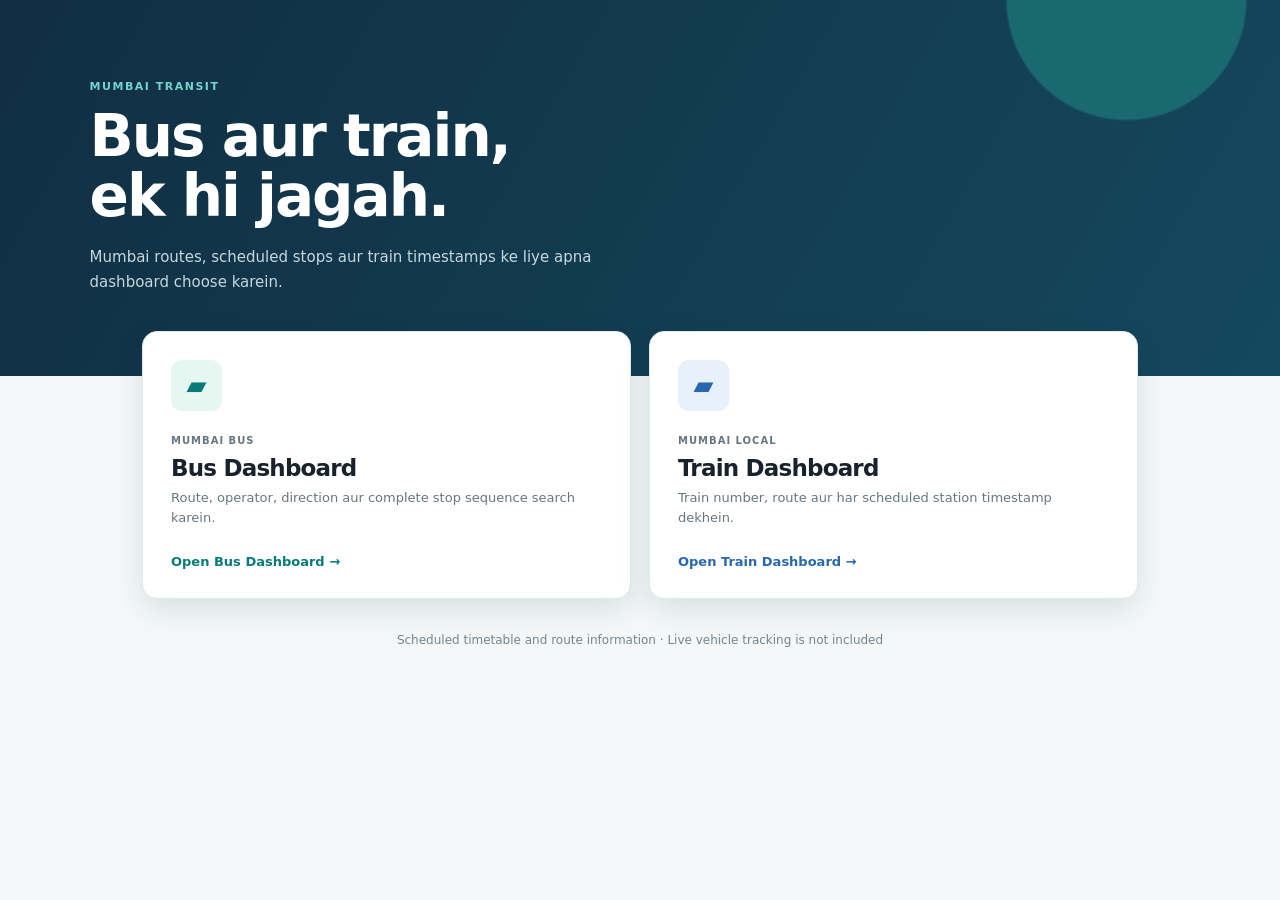
<file: index.html>
<!doctype html>
<html lang="en">
<head>
  <meta charset="UTF-8" />
  <meta name="viewport" content="width=device-width, initial-scale=1" />
  <meta name="theme-color" content="#102e43" />
  <title>Mumbai Transit Dashboard</title>
  <style>
    :root{--navy:#102e43;--teal:#077d7c;--paper:#f5f8f8;--ink:#17222d;--muted:#667782}*{box-sizing:border-box}body{margin:0;background:var(--paper);color:var(--ink);font-family:system-ui,-apple-system,"Segoe UI",sans-serif}.hero{min-height:310px;background:radial-gradient(circle at 88% 0,#1a6971 0 10%,transparent 10.2%),linear-gradient(120deg,#102e43,#15485d);color:#fff;padding:clamp(34px,8vw,80px) max(7vw,26px)}.eyebrow{font-size:11px;font-weight:800;letter-spacing:1.5px;color:#73d4ca;margin:0 0 13px}.hero h1{font-size:clamp(34px,5vw,58px);line-height:1.04;letter-spacing:-2px;margin:0}.hero p:last-child{font-size:15px;color:#c6d8dc;line-height:1.7;max-width:530px;margin:18px 0 0}main{max-width:1040px;margin:-45px auto 0;padding:0 22px 60px;position:relative}.chooser{display:grid;grid-template-columns:1fr 1fr;gap:18px}.card{display:block;text-decoration:none;color:var(--ink);background:#fff;border:1px solid #e2e9e9;border-radius:15px;padding:28px;box-shadow:0 11px 30px rgba(16,46,67,.12);transition:transform .18s,box-shadow .18s}.card:hover{transform:translateY(-4px);box-shadow:0 15px 35px rgba(16,46,67,.18)}.icon{width:51px;height:51px;border-radius:11px;display:grid;place-items:center;font-size:26px;margin-bottom:18px}.bus .icon{background:#e6f6f1;color:#087b78}.train .icon{background:#e8f0fb;color:#2867ad}.tag{font-size:10px;font-weight:800;letter-spacing:1px;color:var(--muted)}h2{font-size:23px;letter-spacing:-.8px;margin:7px 0} .card p{color:var(--muted);font-size:13px;line-height:1.6;margin:0 0 22px}.open{font-size:13px;font-weight:750}.bus .open{color:#087b78}.train .open{color:#2867ad}.note{text-align:center;color:#74848e;font-size:12px;margin:34px 0 0}@media(max-width:620px){.hero{min-height:275px}.chooser{grid-template-columns:1fr}.card{padding:23px}main{margin-top:-30px}}
  </style>
</head>
<body>
  <header class="hero"><p class="eyebrow">MUMBAI TRANSIT</p><h1>Bus aur train,<br />ek hi jagah.</h1><p>Mumbai routes, scheduled stops aur train timestamps ke liye apna dashboard choose karein.</p></header>
  <main><section class="chooser" aria-label="Choose a dashboard"><a class="card bus" href="dashboard/"><div class="icon">▰</div><span class="tag">MUMBAI BUS</span><h2>Bus Dashboard</h2><p>Route, operator, direction aur complete stop sequence search karein.</p><span class="open">Open Bus Dashboard →</span></a><a class="card train" href="train-dashboard/"><div class="icon">▰</div><span class="tag">MUMBAI LOCAL</span><h2>Train Dashboard</h2><p>Train number, route aur har scheduled station timestamp dekhein.</p><span class="open">Open Train Dashboard →</span></a></section><p class="note">Scheduled timetable and route information · Live vehicle tracking is not included</p></main>
</body>
</html>
</file>
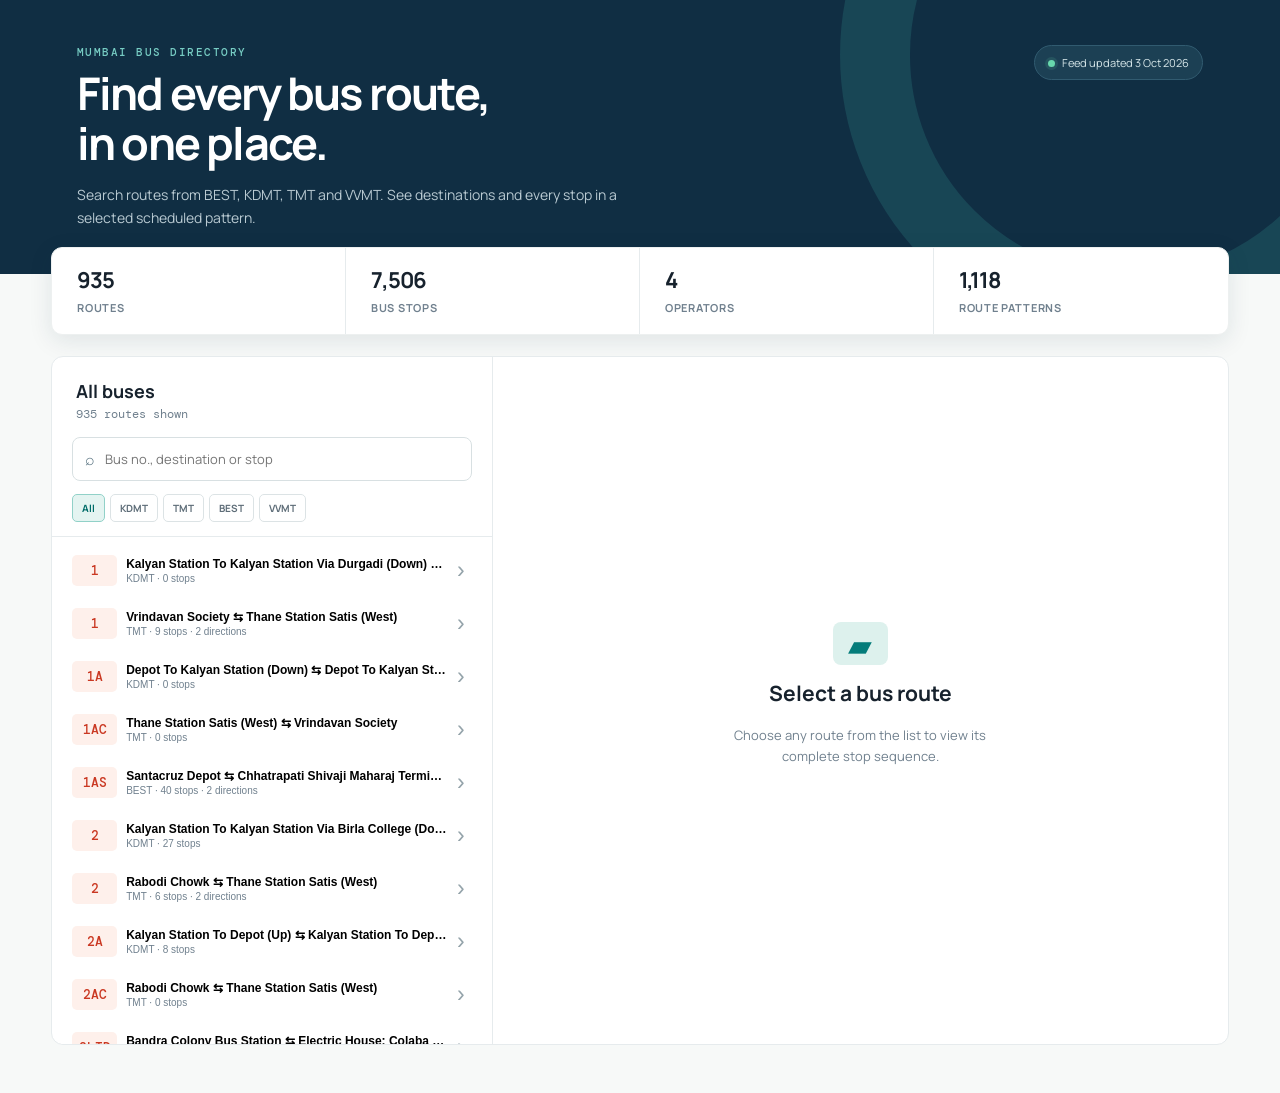
<file: dashboard/index.html>
<!doctype html>
<html lang="en">
  <head>
    <meta charset="UTF-8" />
    <meta name="viewport" content="width=device-width, initial-scale=1.0" />
    <title>Mumbai Bus Routes</title>
    <link rel="stylesheet" href="styles.css" />
  </head>
  <body>
    <header class="hero">
      <div><p class="eyebrow">MUMBAI BUS DIRECTORY</p><h1>Find every bus route,<br />in one place.</h1><p class="subhead">Search routes from BEST, KDMT, TMT and VVMT. See destinations and every stop in a selected scheduled pattern.</p></div>
      <div class="sync"><span class="pulse"></span><span id="updated">Loading feed…</span></div>
    </header>
    <main>
      <section class="metrics" aria-label="Dataset summary">
        <article><strong id="routeTotal">—</strong><span>Routes</span></article>
        <article><strong id="stopTotal">—</strong><span>Bus stops</span></article>
        <article><strong id="agencyTotal">—</strong><span>Operators</span></article>
        <article><strong id="patternTotal">—</strong><span>Route patterns</span></article>
      </section>
      <section class="workspace">
        <aside class="directory">
          <div class="filter-head"><div><h2>All buses</h2><p id="resultCount">Loading…</p></div></div>
          <label class="search"><span>⌕</span><input id="query" type="search" placeholder="Bus no., destination or stop" autocomplete="off" /></label>
          <div class="agency-tabs" id="agencyTabs"></div>
          <div class="route-list" id="routeList" aria-live="polite"></div>
        </aside>
        <section class="detail" id="detail" aria-live="polite"><div class="empty"><div class="bus-icon">▰</div><h2>Select a bus route</h2><p>Choose any route from the list to view its complete stop sequence.</p></div></section>
      </section>
    </main>
    <template id="routeCard"><button class="route-card"><span class="route-number"></span><span class="route-copy"><strong></strong><small></small></span><span class="arrow">›</span></button></template>
    <script src="data/routes.js"></script>
    <script src="app.js"></script>
  </body>
</html>
</file>
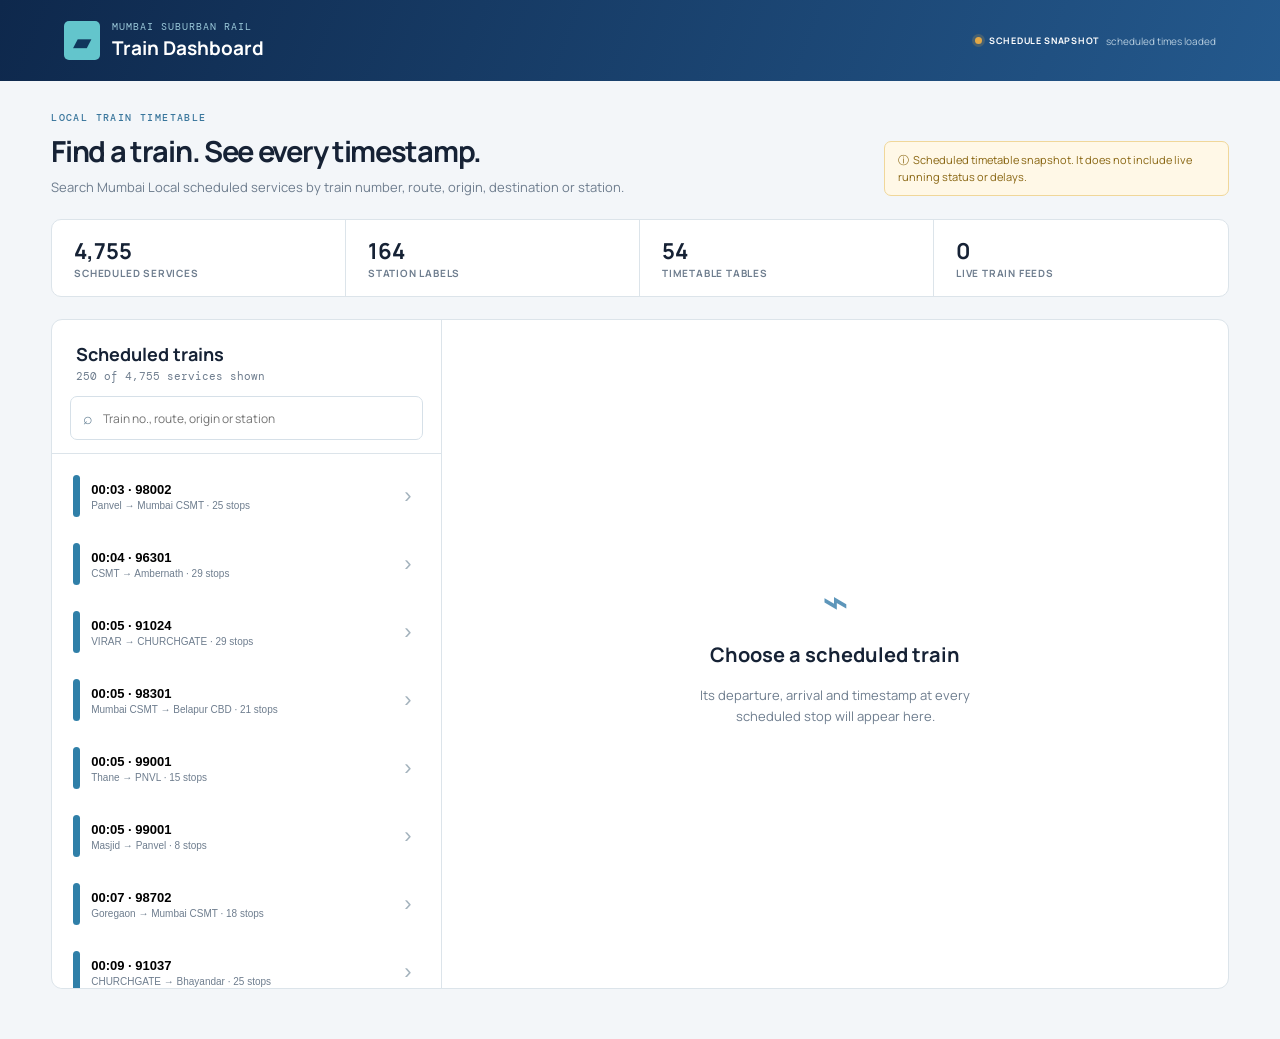
<file: train-dashboard/index.html>
<!doctype html>
<html lang="en">
<head>
  <meta charset="UTF-8" /><meta name="viewport" content="width=device-width,initial-scale=1" />
  <title>Mumbai Train Dashboard</title><link rel="stylesheet" href="styles.css" /><link rel="stylesheet" href="schedule.css" />
</head>
<body>
  <header><div class="brand"><span class="train">▰</span><div><p>MUMBAI SUBURBAN RAIL</p><h1>Train Dashboard</h1></div></div><div class="status"><span></span><b>SCHEDULE SNAPSHOT</b><small id="statusText"></small></div></header>
  <main>
    <section class="intro"><div><p class="eyebrow">LOCAL TRAIN TIMETABLE</p><h2>Find a train. See every timestamp.</h2><p>Search Mumbai Local scheduled services by train number, route, origin, destination or station.</p></div><div class="notice">ⓘ&nbsp; Scheduled timetable snapshot. It does not include live running status or delays.</div></section>
    <section class="stats"><article><strong id="serviceCount">—</strong><span>Scheduled services</span></article><article><strong id="stationCount">—</strong><span>Station labels</span></article><article><strong id="tableCount">—</strong><span>Timetable tables</span></article><article><strong>0</strong><span>Live train feeds</span></article></section>
    <section class="panel"><aside><div class="aside-title"><div><h2>Scheduled trains</h2><p id="resultText">Loading…</p></div></div><label class="search">⌕ <input id="search" placeholder="Train no., route, origin or station" /></label><div id="lineList" class="line-list"></div></aside><section id="detail" class="detail"><div class="empty"><div>⌁</div><h2>Choose a scheduled train</h2><p>Its departure, arrival and timestamp at every scheduled stop will appear here.</p></div></section></section>
  </main><template id="lineTemplate"><button class="line-card"><span class="line-mark"></span><span class="line-copy"><b></b><small></small></span><span class="chevron">›</span></button></template>
  <script src="data.js"></script><script src="timetable.js"></script><script src="app.js"></script>
</body>
</html>
</file>
<file: dashboard/styles.css>
@import url('https://fonts.googleapis.com/css2?family=DM+Mono:wght@400;500&family=Manrope:wght@400;500;600;700;800&display=swap');
:root{--ink:#17222d;--muted:#70808e;--line:#e6ebed;--paper:#f7f9f8;--card:#fff;--orange:#fa5637;--teal:#067e7d;--navy:#102e43}*{box-sizing:border-box}body{margin:0;background:var(--paper);color:var(--ink);font-family:Manrope,Arial,sans-serif}.hero{background:var(--navy);color:#fff;min-height:255px;padding:45px max(6vw,32px);display:flex;justify-content:space-between;gap:28px;position:relative;overflow:hidden}.hero:after{content:"";position:absolute;width:440px;height:440px;border:70px solid rgba(68,189,180,.16);border-radius:50%;right:-140px;top:-235px}.eyebrow{font:500 11px 'DM Mono',monospace;letter-spacing:1.5px;color:#77cdc4;margin:0 0 10px}.hero h1{font-size:clamp(28px,4vw,45px);line-height:1.1;letter-spacing:-1.8px;margin:0}.subhead{max-width:570px;color:#b9cad2;font-size:14px;line-height:1.65;margin:15px 0 0}.sync{z-index:1;align-self:flex-start;background:#1c4054;border:1px solid #315b70;border-radius:99px;padding:9px 13px;font-size:11px;white-space:nowrap;color:#d5e5e8}.pulse{display:inline-block;width:7px;height:7px;background:#68d8ad;border-radius:50%;margin-right:7px;box-shadow:0 0 0 3px rgba(104,216,173,.13)}main{max-width:1420px;margin:-27px auto 0;padding:0 max(4vw,20px) 48px;position:relative}.metrics{display:grid;grid-template-columns:repeat(4,1fr);background:var(--card);border-radius:11px;box-shadow:0 6px 23px rgba(16,46,67,.1);border:1px solid #edf0f0}.metrics article{padding:17px 25px;border-right:1px solid var(--line)}.metrics article:last-child{border:0}.metrics strong{display:block;font-size:22px;letter-spacing:-1px}.metrics span{color:var(--muted);font-size:11px;font-weight:700;text-transform:uppercase;letter-spacing:.7px}.workspace{display:grid;grid-template-columns:minmax(340px, .75fr) minmax(500px,1.25fr);margin-top:21px;min-height:630px;border:1px solid var(--line);border-radius:12px;background:#fff;overflow:hidden}.directory{border-right:1px solid var(--line);display:flex;flex-direction:column;min-width:0}.filter-head{display:flex;justify-content:space-between;padding:22px 24px 12px}.filter-head h2{font-size:18px;margin:0}.filter-head p{font:12px 'DM Mono',monospace;color:var(--muted);margin:3px 0}.search{margin:0 20px 13px;border:1px solid #d8e0e2;border-radius:8px;padding:10px 12px;display:flex;gap:8px;align-items:center;color:#55707e}.search input{border:0;outline:0;width:100%;font:13px Manrope,sans-serif}.agency-tabs{display:flex;gap:5px;overflow:auto;padding:0 20px 14px;border-bottom:1px solid var(--line)}.agency-tabs button{background:#fff;border:1px solid #dce3e5;padding:6px 9px;border-radius:5px;font:700 10px Manrope,sans-serif;color:#5e6d78;white-space:nowrap}.agency-tabs button.active{background:#e4f4f1;border-color:#91d1c8;color:#006c69}.route-list{overflow-y:auto;max-height:507px;padding:7px 9px 12px}.route-card{width:100%;border:0;background:#fff;border-radius:7px;padding:11px;display:grid;grid-template-columns:45px 1fr 15px;gap:9px;text-align:left;align-items:center;cursor:pointer}.route-card:hover,.route-card.selected{background:#eff8f6}.route-card.selected{box-shadow:inset 3px 0 var(--teal)}.route-number{background:#fef0eb;color:#ca3822;border-radius:5px;text-align:center;padding:7px 3px;font:500 13px 'DM Mono',monospace}.route-copy{min-width:0}.route-copy strong{display:block;font-size:12px;white-space:nowrap;overflow:hidden;text-overflow:ellipsis}.route-copy small{display:block;font-size:10px;color:var(--muted);margin-top:2px}.arrow{color:#94a3aa;font-size:23px}.detail{padding:0;min-width:0}.empty{height:100%;min-height:620px;display:flex;align-items:center;justify-content:center;flex-direction:column;color:var(--muted);text-align:center;padding:40px}.empty h2{color:var(--ink);font-size:21px;margin:14px 0 5px}.empty p{font-size:13px;max-width:270px;line-height:1.6}.bus-icon{width:55px;height:43px;border-radius:8px;background:#ddf1ed;color:#047c7a;font-size:31px;padding-top:1px}.detail-top{padding:29px 34px 21px;background:#fbfcfc;border-bottom:1px solid var(--line)}.route-badge{font:500 15px 'DM Mono',monospace;background:var(--orange);color:#fff;border-radius:6px;padding:8px 10px;display:inline-block}.detail-top h2{font-size:24px;letter-spacing:-.8px;margin:15px 0 5px}.meta{color:var(--muted);font-size:12px;margin:0}.directions{display:flex;gap:7px;margin-top:20px;flex-wrap:wrap}.directions button{border:1px solid #d6e0e1;background:#fff;color:#5f7079;padding:7px 10px;border-radius:5px;font:700 11px Manrope,sans-serif}.directions button.active{background:var(--teal);border-color:var(--teal);color:#fff}.stop-head{padding:17px 34px 11px;display:flex;justify-content:space-between;align-items:baseline}.stop-head h3{font-size:14px;margin:0}.stop-head span{font:11px 'DM Mono',monospace;color:var(--muted)}.stops{padding:0 34px 35px;max-height:405px;overflow:auto}.stop{display:grid;grid-template-columns:34px 20px 1fr;gap:10px;align-items:center;min-height:40px}.seq{font:10px 'DM Mono',monospace;color:#86949c;text-align:right}.node{height:12px;width:12px;border-radius:50%;border:3px solid #9ccfc7;background:#fff;position:relative}.stop:not(:last-child) .node:after{content:"";position:absolute;width:2px;height:31px;background:#cde5e1;top:9px;left:2px}.stop:first-child .node,.stop:last-child .node{background:#087f7d;border-color:#087f7d}.stop-name{font-size:12px;font-weight:600}.stop-id{font:9px 'DM Mono',monospace;color:#99a3a9;margin-top:2px}@media(max-width:780px){.hero{min-height:230px;padding:32px 23px;display:block}.sync{display:inline-block;margin-top:16px}.metrics{grid-template-columns:repeat(2,1fr)}.metrics article:nth-child(2){border:0}.metrics article:nth-child(-n+2){border-bottom:1px solid var(--line)}.workspace{grid-template-columns:1fr}.directory{border-right:0;border-bottom:1px solid var(--line)}.route-list{max-height:360px}.detail{min-height:500px}.detail-top,.stop-head,.stops{padding-left:22px;padding-right:22px}.empty{min-height:470px}}
</file>
<file: train-dashboard/styles.css>
@import url('https://fonts.googleapis.com/css2?family=DM+Mono:wght@400;500&family=Manrope:wght@400;500;600;700;800&display=swap');
:root{--ink:#162235;--blue:#173a67;--pale:#f3f6f9;--line:#dce4ea;--muted:#6e7d8e;--card:#fff}*{box-sizing:border-box}body{margin:0;background:var(--pale);font-family:Manrope,Arial,sans-serif;color:var(--ink)}header{background:linear-gradient(112deg,#0e284c,#24598d);color:#fff;padding:20px max(5vw,26px);display:flex;justify-content:space-between;align-items:center}.brand{display:flex;align-items:center;gap:12px}.train{font-size:24px;background:#63c5cc;padding:3px 9px;border-radius:5px;color:#10365c}.brand p{font:10px 'DM Mono',monospace;color:#9ccadb;letter-spacing:1px;margin:0}.brand h1{font-size:19px;margin:2px 0 0}.status{font-size:9px;display:flex;gap:7px;align-items:center;letter-spacing:.7px}.status span{width:7px;height:7px;border-radius:50%;background:#e2a847;box-shadow:0 0 0 3px rgba(226,168,71,.2)}.status small{color:#b5ccde;letter-spacing:0;font:10px Manrope,sans-serif}main{max-width:1330px;margin:auto;padding:30px max(4vw,20px) 50px}.intro{display:flex;justify-content:space-between;align-items:flex-end;gap:20px;margin:0 0 23px}.eyebrow{font:500 10px 'DM Mono',monospace;color:#39769c;letter-spacing:1.4px;margin:0 0 7px}.intro h2{font-size:29px;letter-spacing:-1.3px;margin:0}.intro>div>p:last-child{font-size:13px;color:var(--muted);margin:7px 0 0}.notice{background:#fff8e7;border:1px solid #f0d79a;color:#886511;padding:10px 13px;border-radius:7px;font-size:11px;max-width:345px;line-height:1.5}.stats{display:grid;grid-template-columns:repeat(4,1fr);background:#fff;border:1px solid var(--line);border-radius:10px;overflow:hidden}.stats article{padding:16px 22px;border-right:1px solid var(--line)}.stats article:last-child{border:0}.stats strong{display:block;font-size:22px}.stats span{display:block;font-size:10px;font-weight:700;color:var(--muted);text-transform:uppercase;letter-spacing:.8px}.panel{margin-top:22px;display:grid;grid-template-columns:390px 1fr;min-height:625px;border:1px solid var(--line);border-radius:11px;overflow:hidden;background:#fff}aside{border-right:1px solid var(--line)}.aside-title{padding:22px 24px 13px}.aside-title h2{margin:0;font-size:18px}.aside-title p{margin:3px 0 0;color:var(--muted);font:11px 'DM Mono',monospace}.search{margin:0 18px 13px;border:1px solid #d6e0e8;border-radius:7px;padding:10px 12px;color:#668195;display:flex;gap:8px}.search input{border:0;outline:0;font:12px Manrope,sans-serif;width:100%}.line-list{border-top:1px solid var(--line);padding:8px;max-height:535px;overflow:auto}.line-card{width:100%;display:grid;grid-template-columns:7px 1fr 16px;align-items:center;gap:11px;border:0;background:#fff;text-align:left;padding:13px;border-radius:7px;cursor:pointer}.line-card:hover,.line-card.selected{background:#edf4fa}.line-card.selected{box-shadow:inset 3px 0 #2d69c4}.line-mark{height:42px;border-radius:5px}.line-copy b{display:block;font-size:13px}.line-copy small{display:block;color:var(--muted);font-size:10px;margin-top:3px}.chevron{font-size:22px;color:#a4b3bd}.none{font-size:12px;color:var(--muted);padding:10px}.empty{height:100%;display:flex;align-items:center;justify-content:center;flex-direction:column;text-align:center;color:var(--muted);padding:30px}.empty>div{font-size:45px;color:#5d96ba}.empty h2{font-size:20px;color:var(--ink);margin:10px 0 4px}.empty p{font-size:13px;max-width:280px;line-height:1.6}.detail-top{padding:28px 33px 22px;background:linear-gradient(110deg,#fff,#f8fbfc);border-bottom:1px solid var(--line);border-top:5px solid var(--line)}.line-badge{display:inline-block;color:#fff;padding:6px 9px;border-radius:5px;font:11px 'DM Mono',monospace;letter-spacing:.6px}.operator{font:600 10px 'DM Mono',monospace;color:var(--muted);letter-spacing:.7px;margin:13px 0 2px;text-transform:uppercase}.detail-top h2{font-size:26px;margin:0;letter-spacing:-1px}.termini{font-size:13px;margin:5px 0 0;color:#435668}.facts{display:flex;gap:22px;margin-top:20px}.facts span{font-size:10px;color:var(--muted);text-transform:uppercase;letter-spacing:.5px}.facts b{color:var(--ink);font-size:13px;margin-right:2px}.station-head{padding:19px 33px 10px;display:flex;justify-content:space-between;align-items:end}.station-head p{font:10px 'DM Mono',monospace;letter-spacing:1px;color:var(--muted);margin:0}.station-head h3{font-size:15px;margin:4px 0 0}.station-head>span{font:10px 'DM Mono',monospace;color:var(--muted)}.stations{padding:0 33px 35px;margin:0;list-style:none;max-height:355px;overflow:auto}.stations li{display:grid;grid-template-columns:25px 18px 1fr;gap:10px;min-height:39px;align-items:center}.stations i{font:10px 'DM Mono',monospace;color:#8d9ba5;text-align:right;font-style:normal}.dot{height:11px;width:11px;border:3px solid #a4c5db;border-radius:50%;position:relative;background:#fff}.stations li:not(:last-child) .dot:after{content:"";position:absolute;background:#d7e5ed;width:2px;height:30px;left:1px;top:8px}.stations li:first-child .dot,.stations li:last-child .dot{background:var(--line);border-color:var(--line)}.stations b{font-size:12px}.stations small{font:9px 'DM Mono',monospace;color:#28769c;margin-left:7px}.stations .interchange .dot{border-color:#e09a30;background:#fff4d9}@media(max-width:760px){header{padding:15px 20px}.status small{display:none}.intro{display:block}.notice{margin-top:16px}.stats{grid-template-columns:1fr 1fr}.stats article:nth-child(2){border:0}.stats article:nth-child(-n+2){border-bottom:1px solid var(--line)}.panel{grid-template-columns:1fr}.panel aside{border-right:0;border-bottom:1px solid var(--line)}.line-list{max-height:290px}.detail{min-height:520px}.detail-top,.station-head,.stations{padding-left:22px;padding-right:22px}.facts{gap:12px;flex-wrap:wrap}}
</file>
<file: train-dashboard/schedule.css>
.schedule-top{border-top-color:#2f7fa8}.schedule-top .line-badge{background:#2f7fa8}.schedule-top h2 span{color:#2f7fa8}.timetable-stops li{grid-template-columns:28px 18px minmax(0,1fr) 58px}.timetable-stops time{font:500 12px 'DM Mono',monospace;color:#1c6487;text-align:right}.timetable-stops .terminus .dot{border-color:#247fa8;background:#247fa8}.source-note{margin:0 33px 25px;padding:10px 12px;border-radius:6px;background:#f3f8fb;color:#687f8e;font-size:10px;line-height:1.5}@media(max-width:760px){.source-note{margin-left:22px;margin-right:22px}}
</file>
